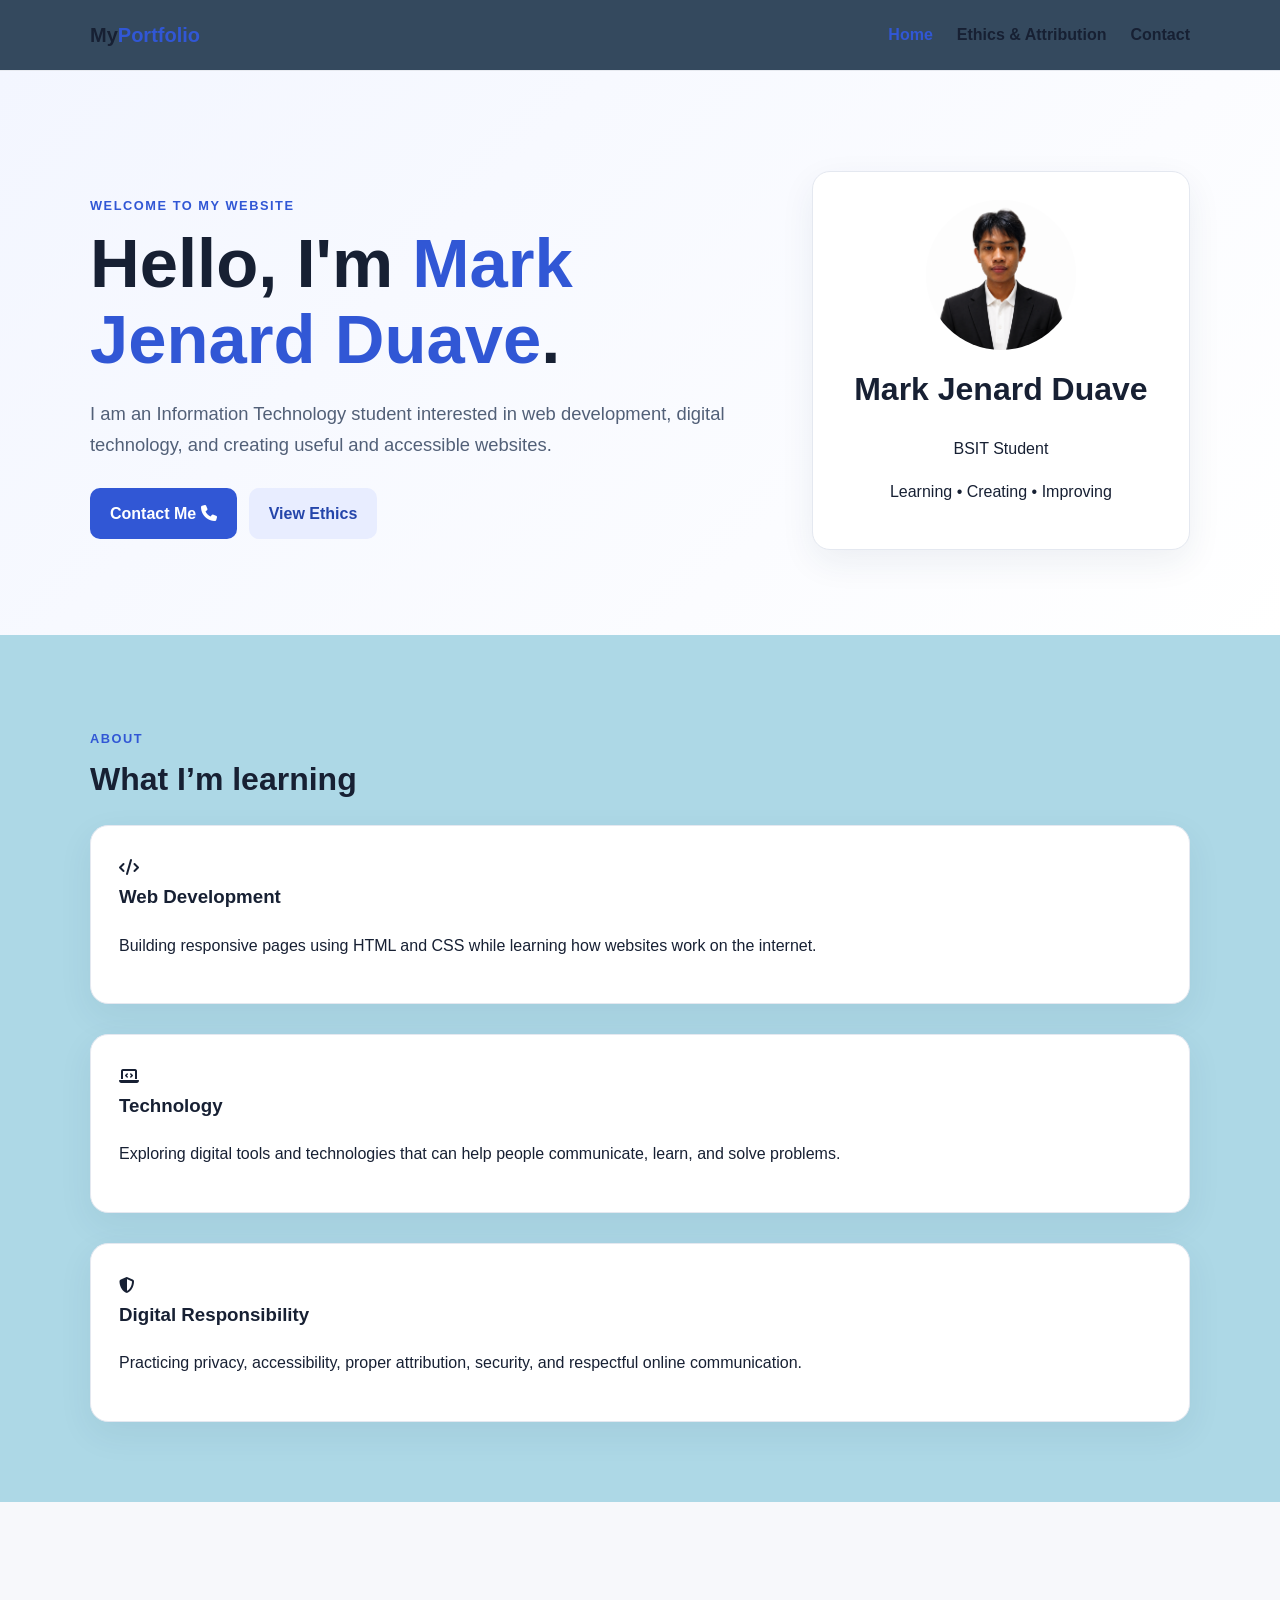
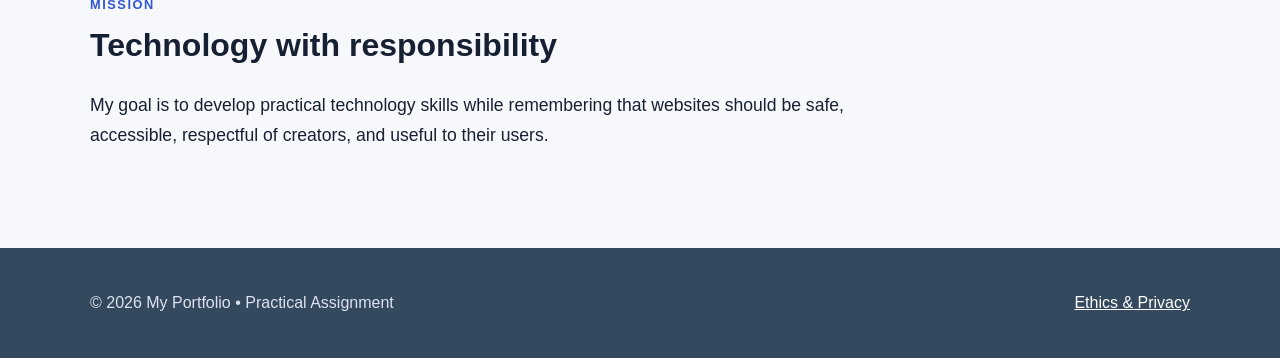
<file: index.html>
<!DOCTYPE html>
<html lang="en">
<head>

 
  <link rel="stylesheet" href="https://cdnjs.cloudflare.com/ajax/libs/font-awesome/6.5.2/css/all.min.css">
  
  <title>My Portfolio | BSIT Student</title>
  <link rel="stylesheet" href="style.css">
</head>
<body>
  <header class="site-header">
    <nav class="nav container" aria-label="Main navigation">
      <a class="logo" href="index.html">My<span>Portfolio</span></a> 
      <button class="menu-toggle" aria-label="Open navigation menu" aria-expanded="false">☰</button>
      <ul class="nav-links">
        <li><a class="active" href="index.html">Home</a></li>
        <li><a href="ethics.html">Ethics & Attribution</a></li>
        <li><a href="contact.html">Contact</a></li>
      </ul>
    </nav>
  </header>

  <main>
    <section class="hero">
      <div class="container hero-grid">
        <div>
          
          <p class="eyebrow">WELCOME TO MY WEBSITE</p>
          <h1>Hello, I'm <span>Mark Jenard Duave</span>.</h1>
          <p class="lead">I am an Information Technology student interested in web development, digital technology, and creating useful and accessible websites.</p>
          <div class="buttons">
            <a class="button" href="contact.html">Contact Me <i class="fa-solid fa-phone"></i> </a>
            <a class="button secondary" href="ethics.html">View Ethics</a>
          </div>
        </div>
        <div class="profile-card" >
             <img src="profile.png" alt="profile.png" class="profile-image">
             
             <h2>Mark Jenard Duave</h2>
  <p>BSIT Student</p>
  <p>Learning • Creating • Improving</p>
</div>

      </div>
    </section>

    <section {
    class="section" id="about">
      <div class="container">
        <p class="eyebrow">ABOUT</p>
        <h2>What I’m learning </h2>
        <div>
           <article class="card">
    <i class="fa-solid fa-code card-icon"></i>
    <h3>Web Development</h3>
            <p>Building responsive pages using HTML and CSS while learning how websites work on the internet.</p>
          </article> 
          
          
          <article class="card">
    <i class="fa-solid fa-laptop-code card-icon"></i>
    <h3>Technology</h3>
            <p>Exploring digital tools and technologies that can help people communicate, learn, and solve problems.</p>
          </article>
          
          <article class="card">
    <i class="fa-solid fa-shield-halved card-icon"></i>
    <h3>Digital Responsibility</h3>
            <p>Practicing privacy, accessibility, proper attribution, security, and respectful online communication.</p>
          </article>
        </div>
      </div>
    </section>

    <section class="section soft">
      <div class="container">
        <p class="eyebrow">MISSION</p>
        <h2>Technology with responsibility</h2>
        <p class="wide-text">My goal is to develop practical technology skills while remembering that websites should be safe, accessible, respectful of creators, and useful to their users.</p>
      </div>
    </section>
  </main>

  <footer>
    <div class="container footer-content">
      <p>© 2026 My Portfolio • Practical Assignment</p>
      <a href="ethics.html">Ethics & Privacy</a>
    </div>
  </footer>
  <script src="script.js"></script>
</body>
                                            </html>
</file>
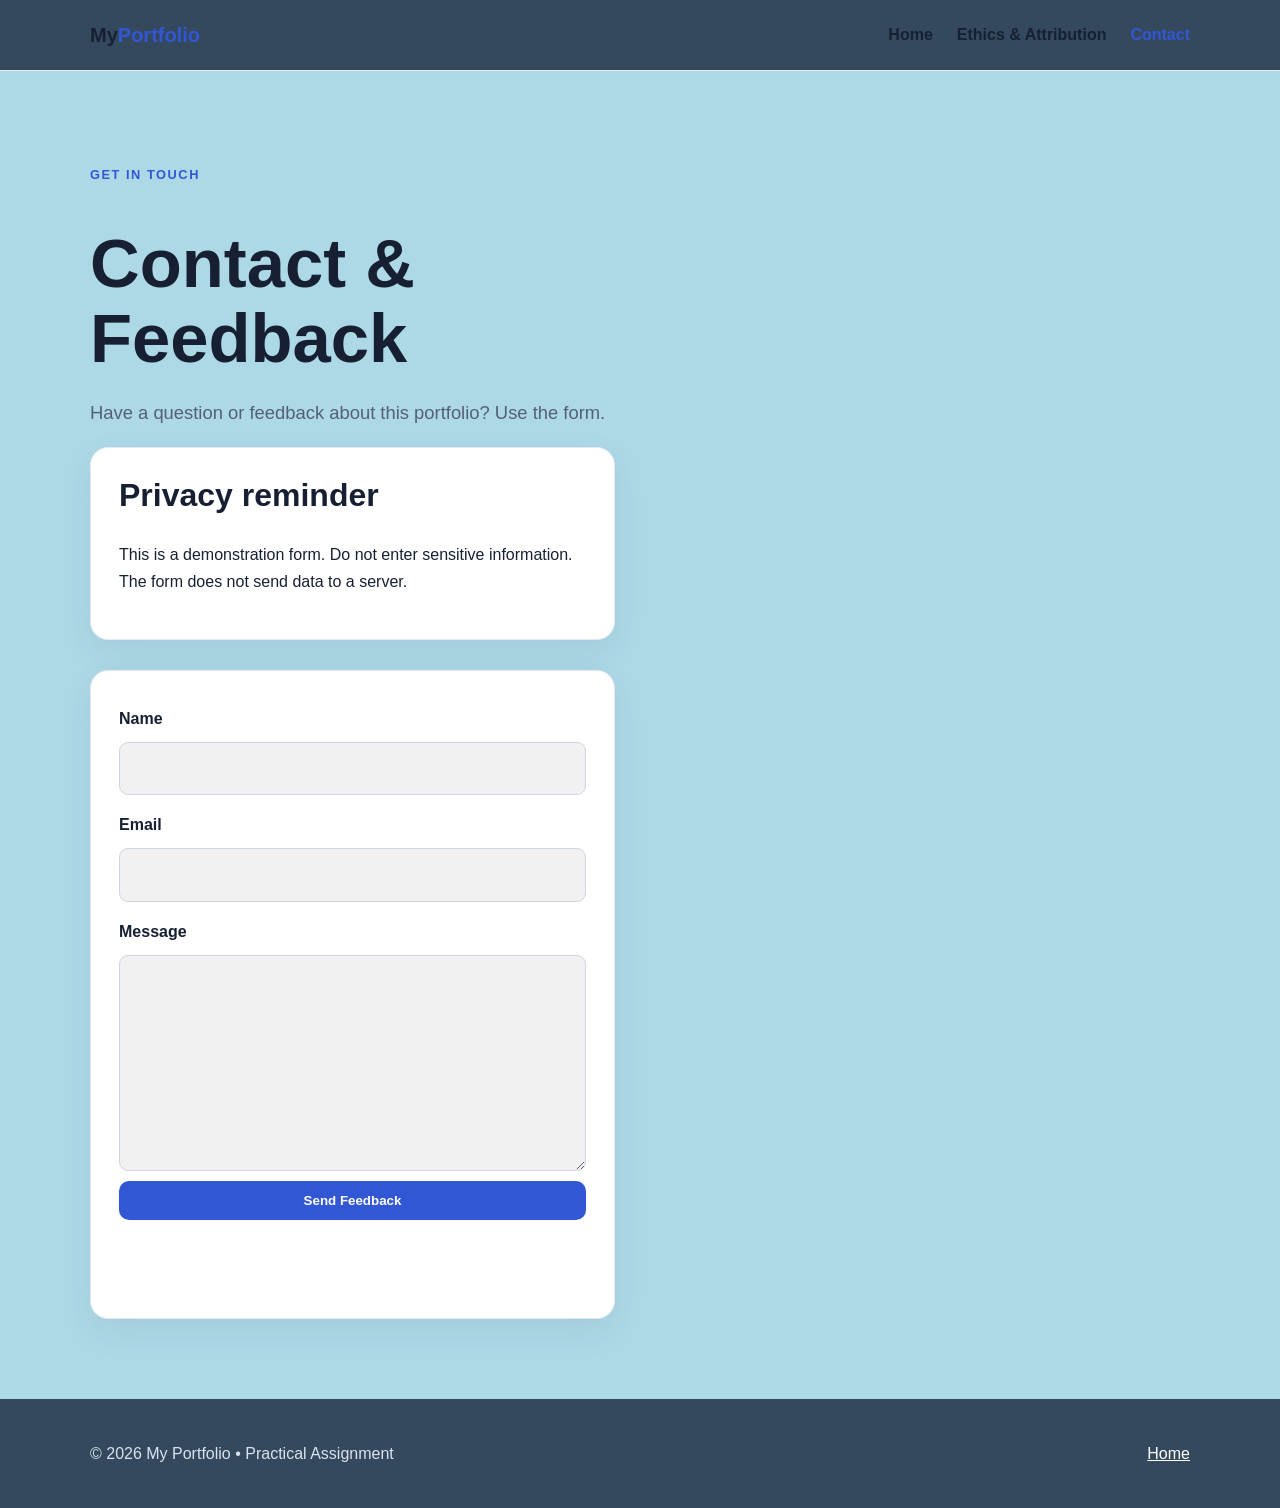
<file: contact.html>
<!DOCTYPE html>
<html lang="en">
<head>
  <meta charset="UTF-8">
  <meta name="viewport" content="width=device-width, initial-scale=1.0">
  <meta name="description" content="Contact and feedback form for the BSIT student portfolio.">
  <title>Contact | My Portfolio</title>
  <link rel="stylesheet" href="style.css">
</head>
<body>
  <header class="site-header">
    <nav class="nav container" aria-label="Main navigation">
      <a class="logo" href="index.html">My<span>Portfolio</span></a>
      <button class="menu-toggle" aria-label="Open navigation menu" aria-expanded="false">☰</button>
      <ul class="nav-links">
        <li><a href="index.html">Home</a></li>
        <li><a href="ethics.html">Ethics & Attribution</a></li>
        <li><a class="active" href="contact.html">Contact</a></li>
      </ul>
    </nav>
  </header>

  <main class="section">
    <div class="container contact-grid">
      <div>
        <p class="eyebrow">GET IN TOUCH</p>
        <div> <h1>Contact & Feedback</h1>
        <p class="lead">Have a question or feedback about this portfolio? Use the form.</p>
        <div class="card">
          <h2>Privacy reminder</h2>
          <p>This is a demonstration form. Do not enter sensitive information. The form does not send data to a server.</p>
        </div>
      </div>

      <form class="contact-form" id="contactForm">
        <label for="name">Name</label>
        <input id="name" name="name" type="text" autocomplete="name" required>

        <label for="email">Email</label>
        <input id="email" name="email" type="email" autocomplete="email" required>

        <label for="message">Message</label>
        <textarea id="message" name="message" rows="7" required></textarea>

        <button class="button" type="submit">Send Feedback</button>
        <p id="formMessage" class="form-message" role="status" aria-live="polite"></p>
      </form>
    </div>
  </main>

  <footer>
    <div class="container footer-content">
      <p>© 2026 My Portfolio • Practical Assignment</p>
      <a href="index.html">Home</a>
    </div>
  </footer>
  <script src="script.js"></script>
</body>
</html>
</file>
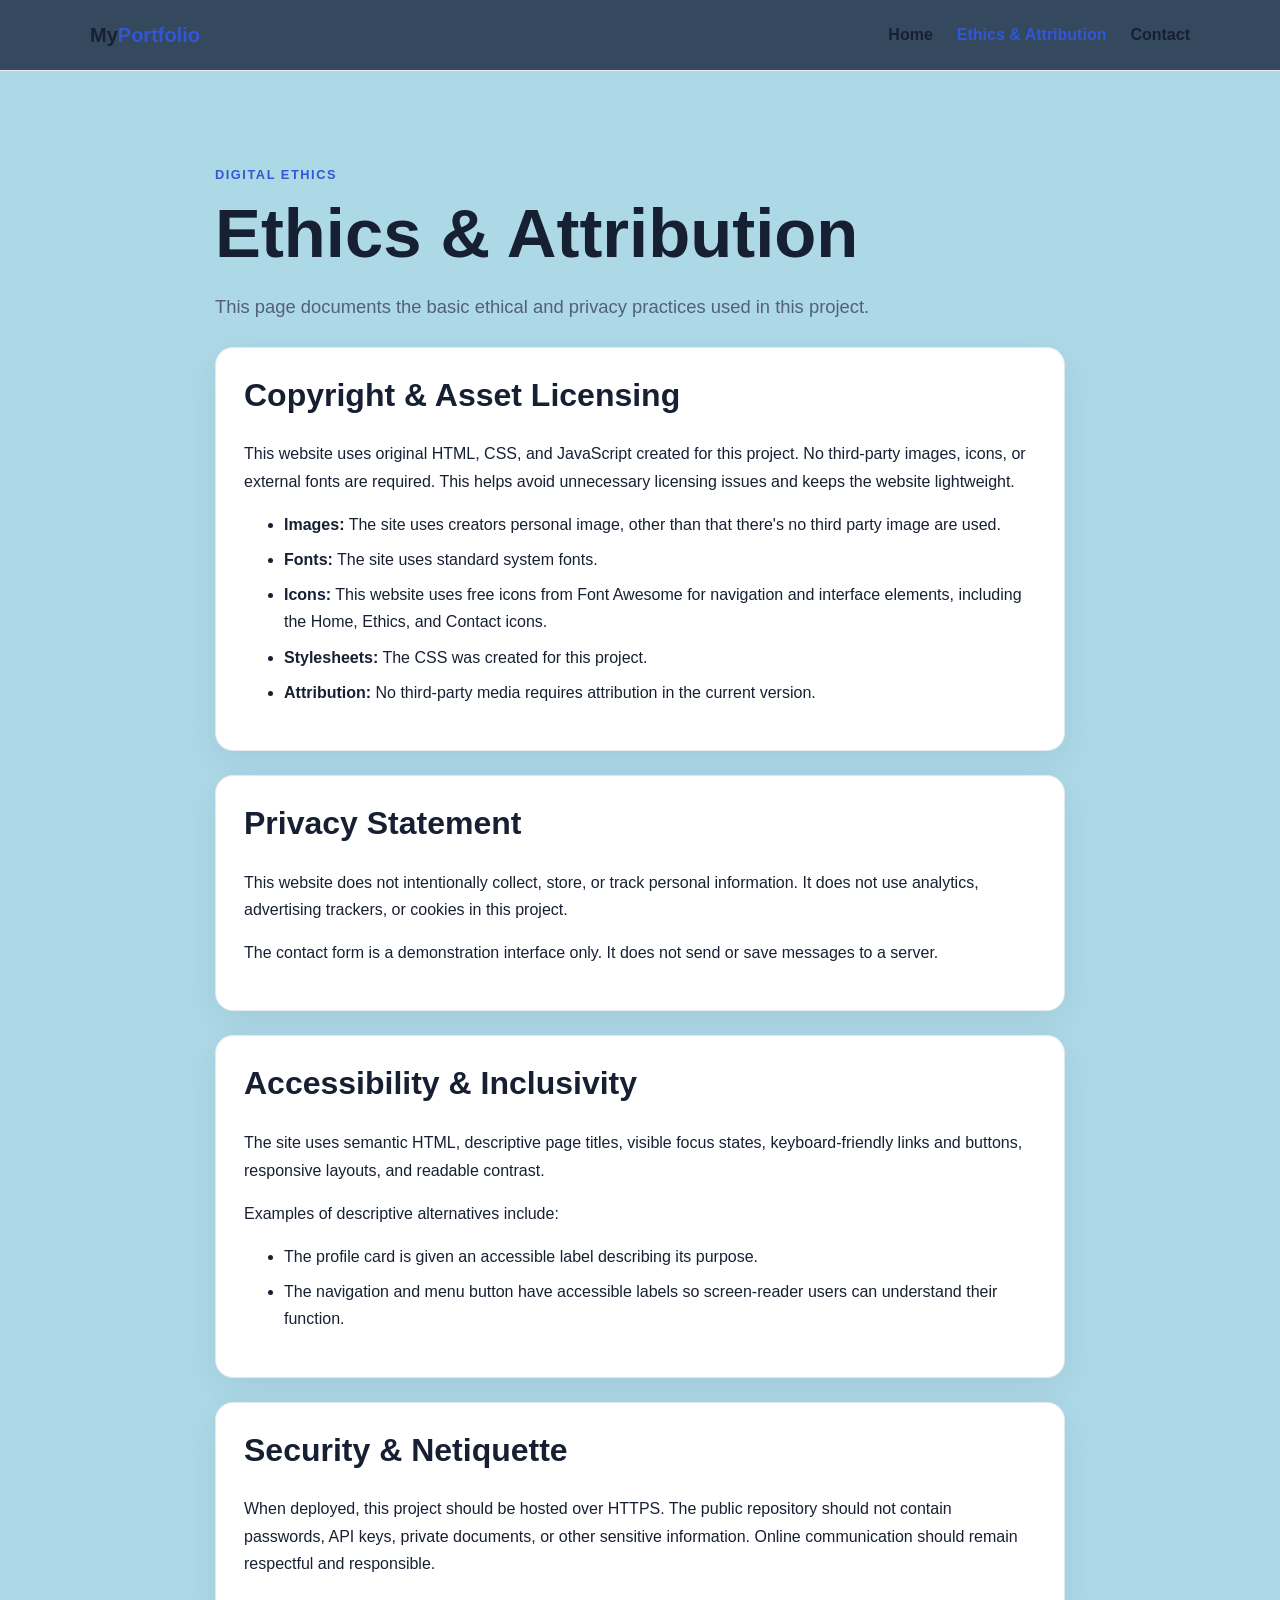
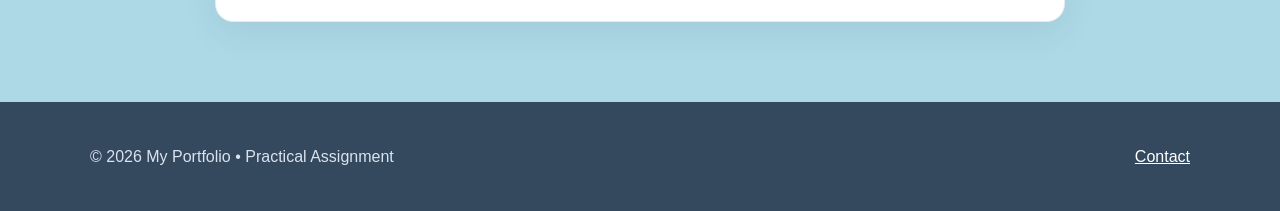
<file: ethics.html>
<!DOCTYPE html>
<html lang="en">
<head>
  <meta charset="UTF-8">
  <meta name="viewport" content="width=device-width, initial-scale=1.0">
  <meta name="description" content="Ethics, attribution, privacy, and accessibility information for this website.">
  <title>Ethics & Attribution | My Portfolio</title>
  <link rel="stylesheet" href="style.css">
</head>
<body>
  <header class="site-header">
    <nav class="nav container" aria-label="Main navigation">
      <a class="logo" href="index.html">My<span>Portfolio</span></a>
      <button class="menu-toggle" aria-label="Open navigation menu" aria-expanded="false">☰</button>
      <ul class="nav-links">
        <li><a href="index.html">Home</a></li>
        <li><a class="active" href="ethics.html">Ethics & Attribution</a></li>
        <li><a href="contact.html">Contact</a></li>
      </ul>
    </nav>
  </header>

  <main class="section">
    <div class="container narrow">
      <p class="eyebrow">DIGITAL ETHICS</p>
      <h1>Ethics & Attribution</h1>
      <p class="lead">This page documents the basic ethical and privacy practices used in this project.</p>

      <section class="info-block">
        <h2>Copyright & Asset Licensing</h2>
        <p>This website uses original HTML, CSS, and JavaScript created for this project. No third-party images, icons, or external fonts are required. This helps avoid unnecessary licensing issues and keeps the website lightweight.</p>
        <ul>
          <li><strong>Images:</strong> The site uses creators personal image, other than that there's no third party image are used.</li>
          <li><strong>Fonts:</strong> The site uses standard system fonts.</li>
          <li><strong>Icons:</strong> This website uses free icons from Font Awesome for navigation and interface elements, including the Home, Ethics, and Contact icons.</li>
          <li><strong>Stylesheets:</strong> The CSS was created for this project.</li>
          <li><strong>Attribution:</strong> No third-party media requires attribution in the current version.</li>
        </ul>
      </section>

      <section class="info-block">
        <h2>Privacy Statement</h2>
        <p>This website does not intentionally collect, store, or track personal information. It does not use analytics, advertising trackers, or cookies in this project.</p>
        <p>The contact form is a demonstration interface only. It does not send or save messages to a server.</p>
      </section>

      <section class="info-block">
        <h2>Accessibility & Inclusivity</h2>
        <p>The site uses semantic HTML, descriptive page titles, visible focus states, keyboard-friendly links and buttons, responsive layouts, and readable contrast.</p>
        <p>Examples of descriptive alternatives include:</p>
        <ul>
          <li>The profile card is given an accessible label describing its purpose.</li>
          <li>The navigation and menu button have accessible labels so screen-reader users can understand their function.</li>
        </ul>
      </section>

      <section class="info-block">
        <h2>Security & Netiquette</h2>
        <p>When deployed, this project should be hosted over HTTPS. The public repository should not contain passwords, API keys, private documents, or other sensitive information. Online communication should remain respectful and responsible.</p>
      </section>
    </div>
  </main>

  <footer>
    <div class="container footer-content">
      <p>© 2026 My Portfolio • Practical Assignment</p>
      <a href="contact.html">Contact</a>
    </div>
  </footer>
  <script src="script.js"></script>
</body>
</html>
</file>
<file: style.css>
* { box-sizing: border-box; }
html { scroll-behavior: smooth; }
body {
  margin: 0;
  font-family: Arial, Helvetica, sans-serif;
  color: #172033;
  background: #ADD8E6;
  line-height: 1.7;
}
a { color: inherit; }
.container { width: min(1100px, 92%); margin: 0 auto; }
.narrow { max-width: 850px; }
.site-header {
  position: sticky; top: 0; z-index: 10;
  background: #34495E;
  border-bottom: 1px solid #e7eaf0;
}
.nav { min-height: 70px; display: flex; align-items: center; justify-content: space-between; gap: 20px; }
.logo { font-size: 1.25rem; font-weight: 800; text-decoration: none; }
.logo span, .hero h1 span { color: #3157d5; }
.nav-links { list-style: none; display: flex; gap: 24px; margin: 0; padding: 0; }
.nav-links a { text-decoration: none; font-weight: 600; padding: 8px 0; }
.nav-links a:hover, .nav-links .active { color: #3157d5; }
.menu-toggle { display: none; border: 0; background: transparent; font-size: 1.6rem; cursor: pointer; }
.hero { background: linear-gradient(135deg, #f3f6ff, #ffffff); padding: 100px 0 85px; }
.hero-grid { display: grid; grid-template-columns: 1.4fr .8fr; align-items: center; gap: 60px; }
.eyebrow { color: #3157d5; font-weight: 800; letter-spacing: .12em; font-size: .8rem; margin-bottom: 10px; }
h1 { font-size: clamp(2.3rem, 6vw, 4.3rem); line-height: 1.1; margin: 0 0 20px; }
h2 { font-size: 2rem; line-height: 1.2; margin-top: 0; }
h3 { margin-top: 0; }
.lead { font-size: 1.15rem; color: #526078; max-width: 680px; }
.buttons { display: flex; flex-wrap: wrap; gap: 12px; margin-top: 28px; }
.button {
  display: inline-block; border: 0; border-radius: 10px; padding: 12px 20px;
  background: #3157d5; color: white; text-decoration: none; font-weight: 700;
  cursor: pointer;
}
.button:hover { opacity: .9; }
.button.secondary { background: #e8edff; color: #2445aa; }
.profile-card, .card, .contact-form, .info-block {
  border: 1px solid #e4e8f0; border-radius: 18px; background: white;
  padding: 28px; box-shadow: 0 12px 35px rgba(35,50,90,.07);
}
.profile-card { text-align: center; }
.avatar {
  border: 4px solid #f5f5f5;">
  width: 110px; height: 110px; margin: 0 auto 20px;  border-radius: 50%;
  display: grid; place-items: center; background: #e8edff; color: #3157d5;
  font-size: 3rem; font-weight: 800;
}
.section { padding: 80px 0; }
.section .container > div {
  display: flex;
  flex-direction: column;
  gap: 30px; }
.soft { background: #f7f8fb; }
.cards { display: grid; grid-template-columns: repeat (3, 1fr): gap: 22px; margin-top:  30px; }
.wide-text { max-width: 780px; font-size: 1.1rem; }
.info-block { margin-top: 24px; }
.info-block li { margin: 8px 0; }
.contact-grid { display: grid; grid-template-columns: 1fr 1fr; gap: 50px; align-items: start; }
.contact-form { display: flex; flex-direction: column; gap: 10px; }
.contact-form label { font-weight: 700; margin-top: 6px; }
.contact-form input, .contact-form textarea {
  width: 100%; padding: 12px; border: 1px solid #cfd5e1; border-radius: 9px;
  font: inherit; background: #f1f1f1;
}
.contact-form input:focus, .contact-form textarea:focus, a:focus, button:focus {
  outline: 3px solid #9fb3ff; outline-offset: 2px;
}
.form-message { min-height: 28px; font-weight: 700; color: #3157d5; }
footer { background: #34495E; color: #dbe2ef; padding: 25px 0; }
.footer-content { display: flex; justify-content: space-between; gap: 20px; align-items: center; }
.footer-content a { color: white; }
@media (max-width: 760px) {
  .menu-toggle { display: block; }
  .nav-links {
    display: none; position: absolute; left: 4%; right: 4%; top: 70px;
    background: white; padding: 18px; border: 1px solid #e4e8f0; border-radius: 12px;
    flex-direction: column; gap: 10px; box-shadow: 0 12px 30px rgba(0,0,0,.08);
  }
  .nav-links.open { display: flex; }
  .hero { padding: 70px 0; }
  .hero-grid, .contact-grid, .cards { grid-template-columns: 1fr; }
  .footer-content { flex-direction: column; align-items: flex-start; }
}

.profile-image {
  width: 150px;
  height: 150px;
  object-fit: cover;
  border-radius: 50%;
  display: block;
  margin: 0 auto 20px;
}
</file>
